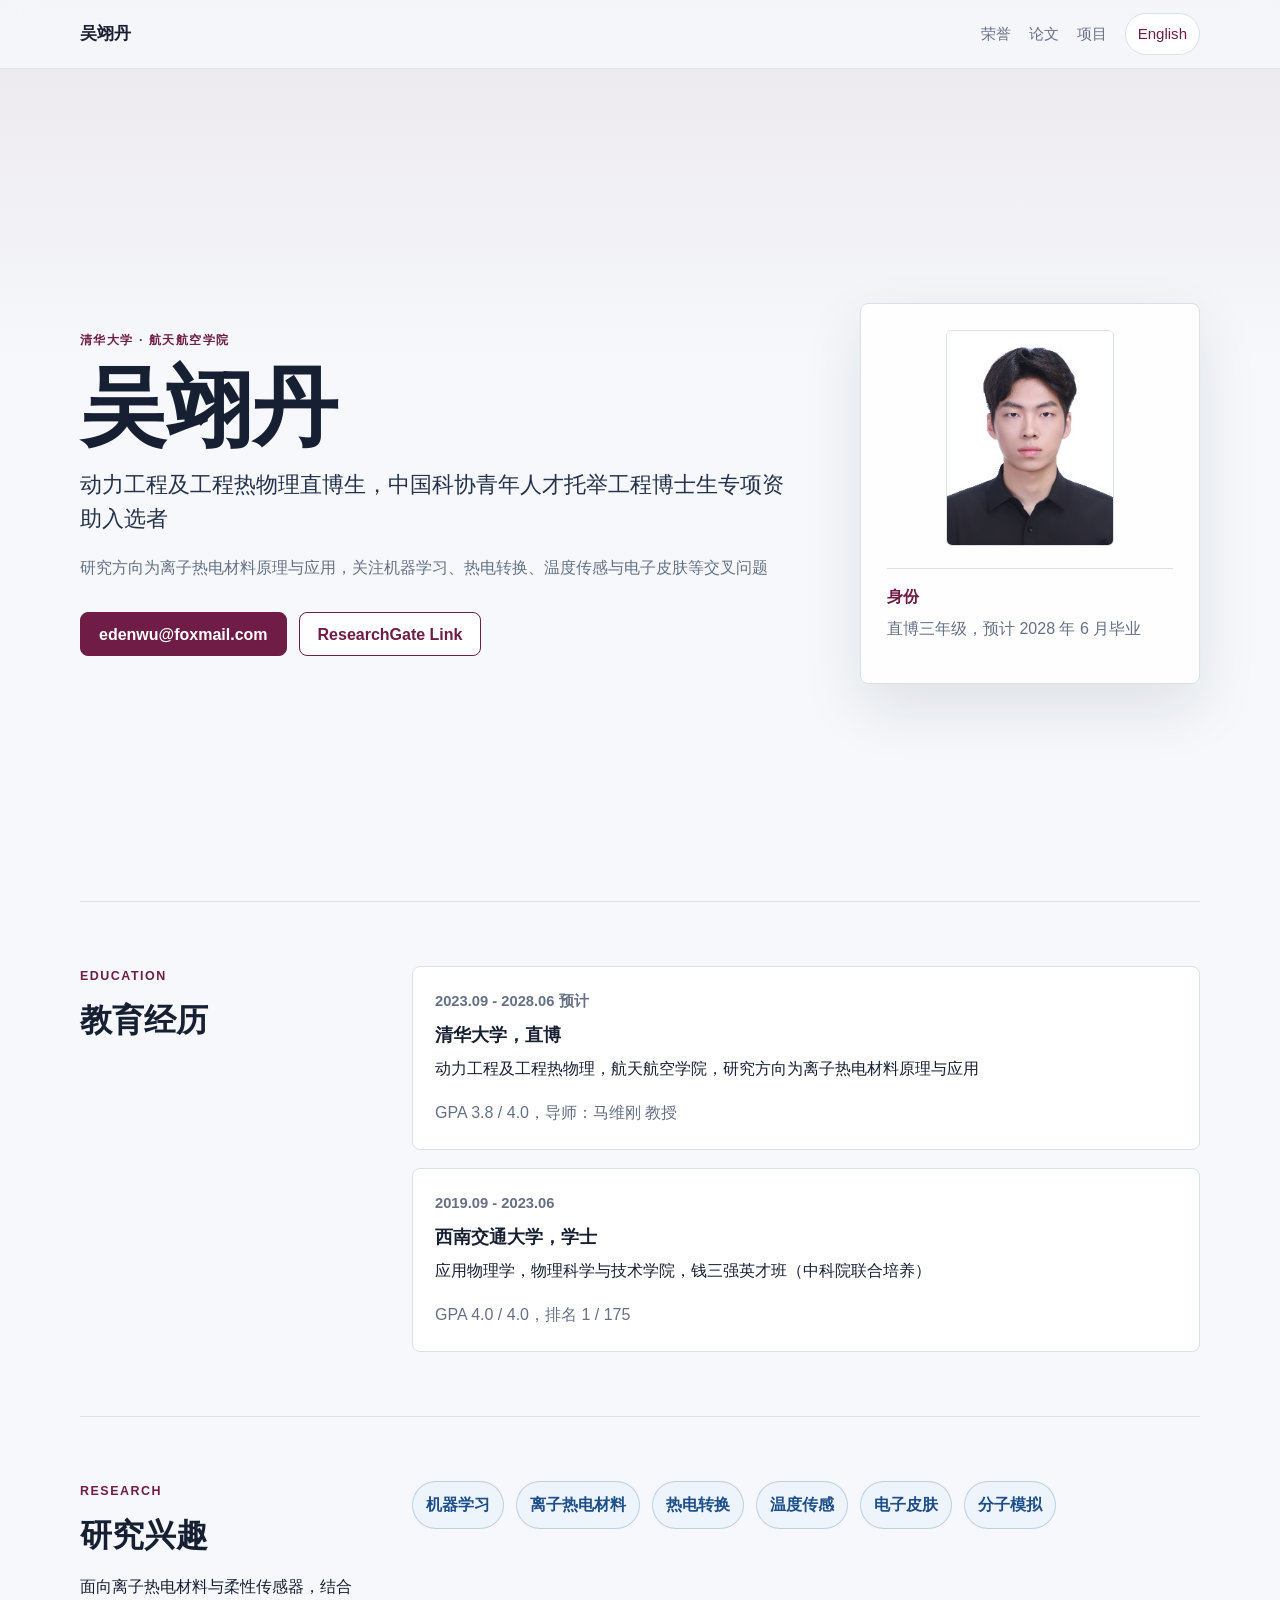
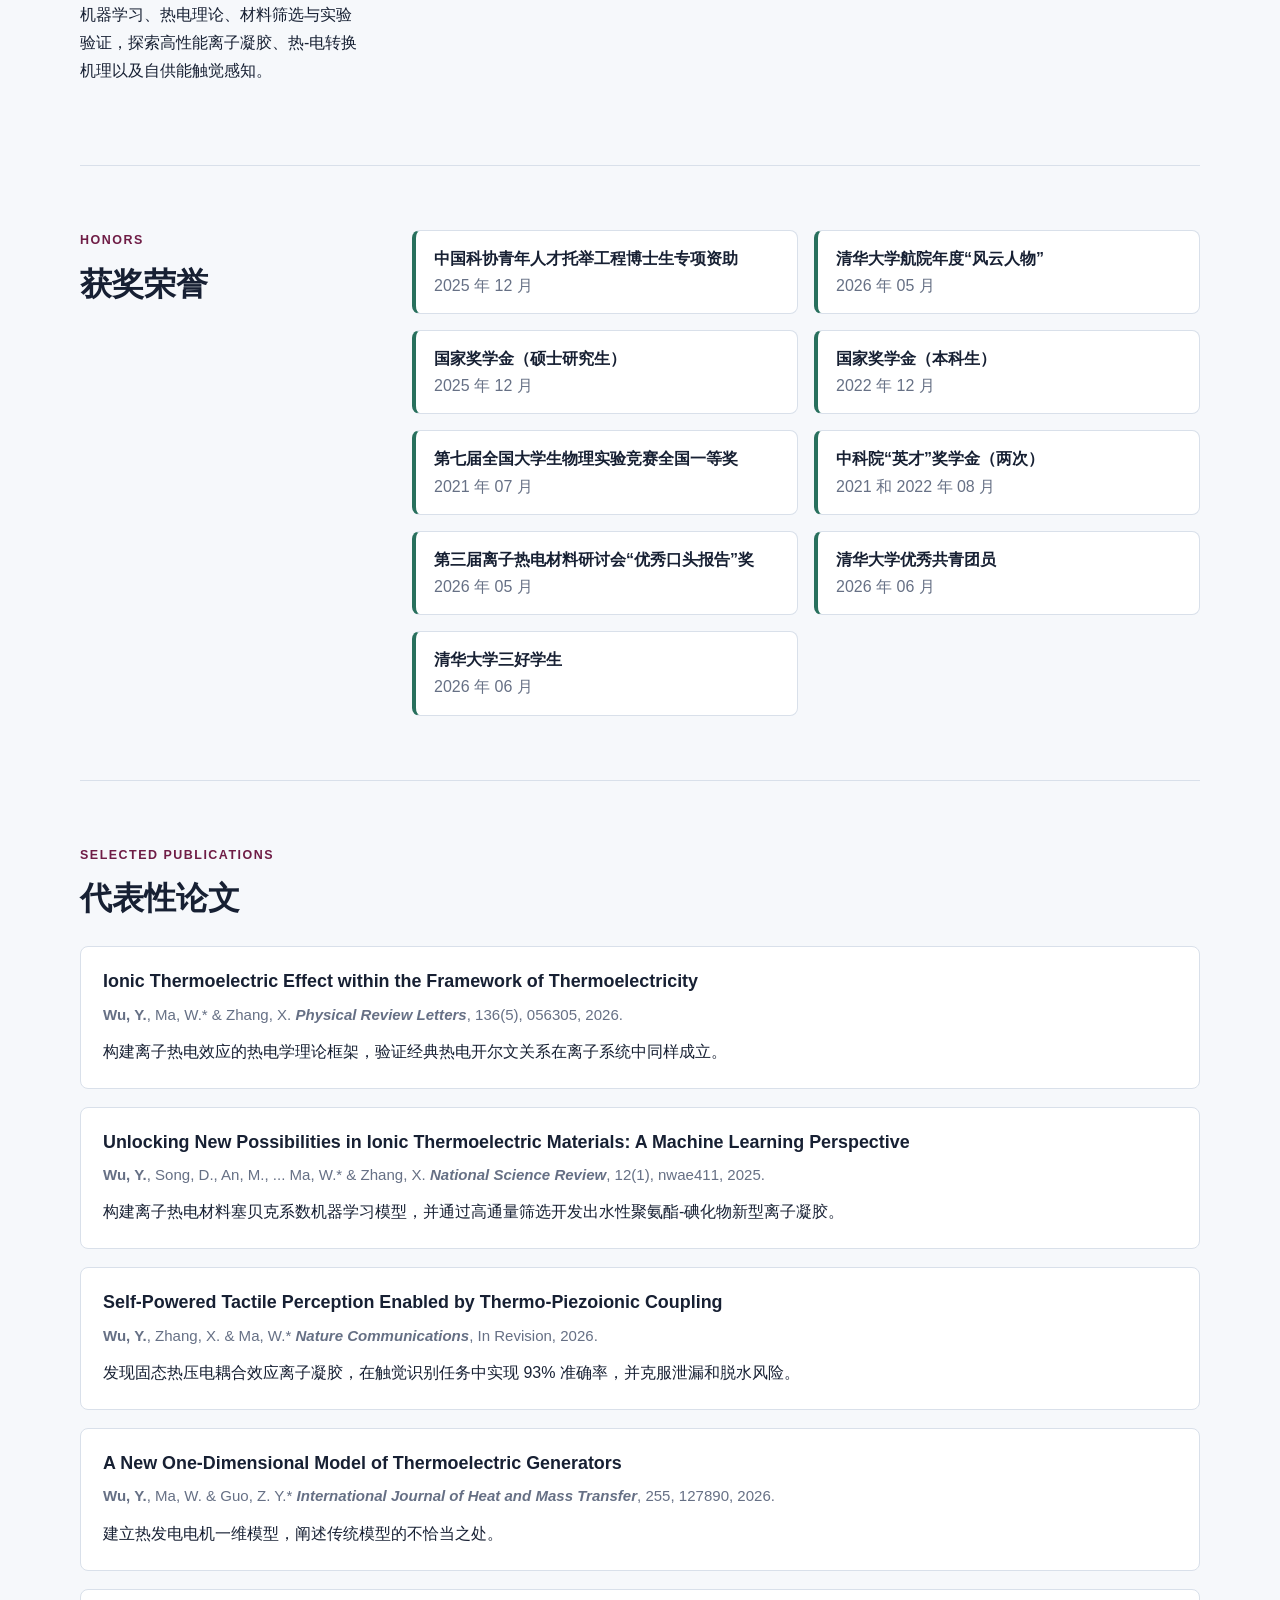
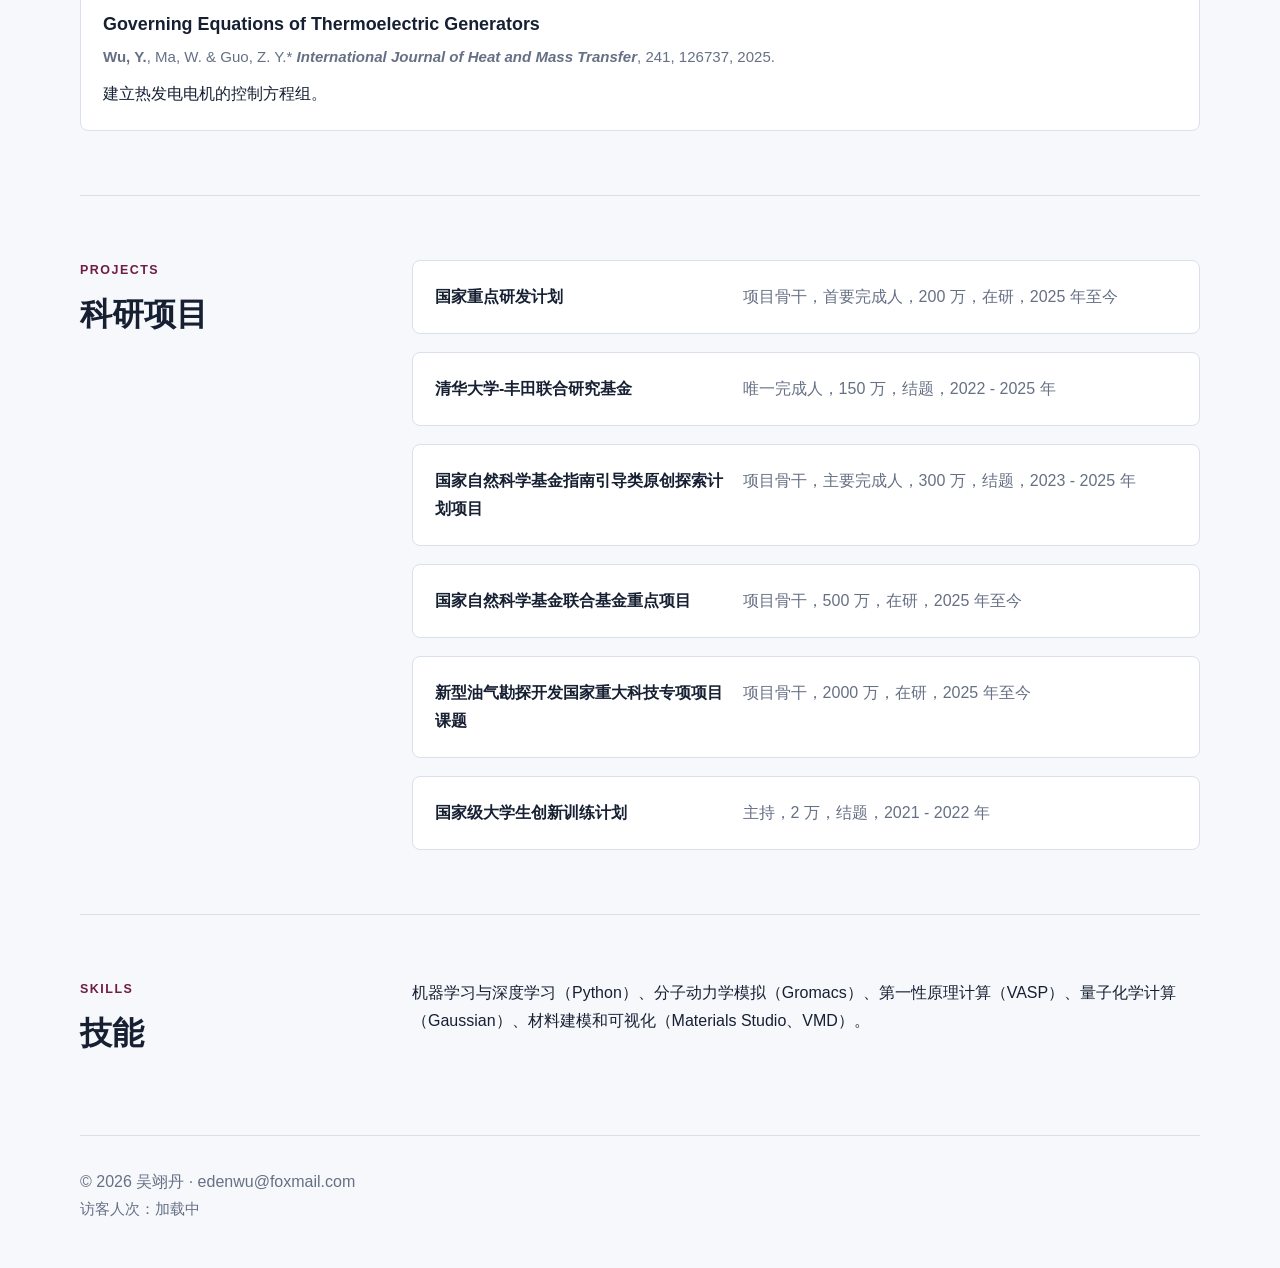
<file: index.html>
<!doctype html>
<html lang="zh-CN">
<head>
  <meta charset="utf-8">
  <meta name="viewport" content="width=device-width, initial-scale=1">
  <meta name="description" content="吴翊丹个人主页，清华大学航天航空学院动力工程及工程热物理直博生。">
  <title>吴翊丹 | 个人主页</title>
  <link rel="stylesheet" href="styles.css">
</head>
<body>
  <header class="site-header">
    <nav class="nav" aria-label="主导航">
      <a class="brand" href="index.html">吴翊丹</a>
      <div class="nav-links">
        <a href="#honors">荣誉</a>
        <a href="#publications">论文</a>
        <a href="#projects">项目</a>
        <a class="language-link" href="en.html" lang="en">English</a>
      </div>
    </nav>
  </header>

  <main>
    <section class="hero">
      <div class="hero-content">
        <p class="eyebrow">清华大学 · 航天航空学院</p>
        <h1>吴翊丹</h1>
        <p class="subtitle">动力工程及工程热物理直博生，中国科协青年人才托举工程博士生专项资助入选者</p>
        <p class="intro">
          研究方向为离子热电材料原理与应用，关注机器学习、热电转换、温度传感与电子皮肤等交叉问题
        </p>
        <div class="hero-actions">
          <a class="button" href="mailto:edenwu@foxmail.com">edenwu@foxmail.com</a>
          <a class="button secondary" href="https://www.researchgate.net/profile/Yidan-Wu-10" target="_blank" rel="noreferrer">ResearchGate Link</a>
        </div>
      </div>
      <aside class="profile-panel" aria-label="个人信息">
        <img class="avatar" src="assets/avatar.jpeg" alt="吴翊丹头像">
        <dl class="profile-list">
          <div>
            <dt>身份</dt>
            <dd>直博三年级，预计 2028 年 6 月毕业</dd>
          </div>
        </dl>
      </aside>
    </section>

    <section class="section grid-section" id="education">
      <div>
        <p class="section-kicker">Education</p>
        <h2>教育经历</h2>
      </div>
      <div class="timeline">
        <article class="timeline-item">
          <div class="time">2023.09 - 2028.06 预计</div>
          <h3>清华大学，直博</h3>
          <p>动力工程及工程热物理，航天航空学院，研究方向为离子热电材料原理与应用</p>
          <p class="muted">GPA 3.8 / 4.0，导师：马维刚 教授</p>
        </article>
        <article class="timeline-item">
          <div class="time">2019.09 - 2023.06</div>
          <h3>西南交通大学，学士</h3>
          <p>应用物理学，物理科学与技术学院，钱三强英才班（中科院联合培养）</p>
          <p class="muted">GPA 4.0 / 4.0，排名 1 / 175</p>
        </article>
      </div>
    </section>

    <section class="section two-column">
      <div>
        <p class="section-kicker">Research</p>
        <h2>研究兴趣</h2>
        <p>
          面向离子热电材料与柔性传感器，结合机器学习、热电理论、材料筛选与实验验证，探索高性能离子凝胶、热-电转换机理以及自供能触觉感知。
        </p>
      </div>
      <div class="keyword-list" aria-label="关键词">
        <span>机器学习</span>
        <span>离子热电材料</span>
        <span>热电转换</span>
        <span>温度传感</span>
        <span>电子皮肤</span>
        <span>分子模拟</span>
      </div>
    </section>

    <section class="section grid-section" id="honors">
      <div>
        <p class="section-kicker">Honors</p>
        <h2>获奖荣誉</h2>
      </div>
      <div class="honor-grid">
        <article><strong>中国科协青年人才托举工程博士生专项资助</strong><span>2025 年 12 月</span></article>
        <article><strong>清华大学航院年度“风云人物”</strong><span>2026 年 05 月</span></article>
        <article><strong>国家奖学金（硕士研究生）</strong><span>2025 年 12 月</span></article>
        <article><strong>国家奖学金（本科生）</strong><span>2022 年 12 月</span></article>
        <article><strong>第七届全国大学生物理实验竞赛全国一等奖</strong><span>2021 年 07 月</span></article>
        <article><strong>中科院“英才”奖学金（两次）</strong><span>2021 和 2022 年 08 月</span></article>
        <article><strong>第三届离子热电材料研讨会“优秀口头报告”奖</strong><span>2026 年 05 月</span></article>
        <article><strong>清华大学优秀共青团员</strong><span>2026 年 06 月</span></article>
        <article><strong>清华大学三好学生</strong><span>2026 年 06 月</span></article>
      </div>
    </section>

    <section class="section" id="publications">
      <div class="section-heading">
        <p class="section-kicker">Selected Publications</p>
        <h2>代表性论文</h2>
      </div>
      <div class="publication-list">
        <article class="publication">
          <h3>Ionic Thermoelectric Effect within the Framework of Thermoelectricity</h3>
          <p class="meta"><strong>Wu, Y.</strong>, Ma, W.* &amp; Zhang, X. <strong><em>Physical Review Letters</em></strong>, 136(5), 056305, 2026.</p>
          <p>构建离子热电效应的热电学理论框架，验证经典热电开尔文关系在离子系统中同样成立。</p>
        </article>
        <article class="publication">
          <h3>Unlocking New Possibilities in Ionic Thermoelectric Materials: A Machine Learning Perspective</h3>
          <p class="meta"><strong>Wu, Y.</strong>, Song, D., An, M., ... Ma, W.* &amp; Zhang, X. <strong><em>National Science Review</em></strong>, 12(1), nwae411, 2025.</p>
          <p>构建离子热电材料塞贝克系数机器学习模型，并通过高通量筛选开发出水性聚氨酯-碘化物新型离子凝胶。</p>
        </article>
        <article class="publication">
          <h3>Self-Powered Tactile Perception Enabled by Thermo-Piezoionic Coupling</h3>
          <p class="meta"><strong>Wu, Y.</strong>, Zhang, X. &amp; Ma, W.* <strong><em>Nature Communications</em></strong>, In Revision, 2026.</p>
          <p>发现固态热压电耦合效应离子凝胶，在触觉识别任务中实现 93% 准确率，并克服泄漏和脱水风险。</p>
        </article>
        <article class="publication">
          <h3>A New One-Dimensional Model of Thermoelectric Generators</h3>
          <p class="meta"><strong>Wu, Y.</strong>, Ma, W. &amp; Guo, Z. Y.* <strong><em>International Journal of Heat and Mass Transfer</em></strong>, 255, 127890, 2026.</p>
          <p>建立热发电电机一维模型，阐述传统模型的不恰当之处。</p>
        </article>
        <article class="publication">
          <h3>Governing Equations of Thermoelectric Generators</h3>
          <p class="meta"><strong>Wu, Y.</strong>, Ma, W. &amp; Guo, Z. Y.* <strong><em>International Journal of Heat and Mass Transfer</em></strong>, 241, 126737, 2025.</p>
          <p>建立热发电电机的控制方程组。</p>
        </article>
      </div>
    </section>

    <section class="section grid-section" id="projects">
      <div>
        <p class="section-kicker">Projects</p>
        <h2>科研项目</h2>
      </div>
      <div class="compact-list">
        <p><strong>国家重点研发计划</strong><span>项目骨干，首要完成人，200 万，在研，2025 年至今</span></p>
        <p><strong>清华大学-丰田联合研究基金</strong><span>唯一完成人，150 万，结题，2022 - 2025 年</span></p>
        <p><strong>国家自然科学基金指南引导类原创探索计划项目</strong><span>项目骨干，主要完成人，300 万，结题，2023 - 2025 年</span></p>
        <p><strong>国家自然科学基金联合基金重点项目</strong><span>项目骨干，500 万，在研，2025 年至今</span></p>
        <p><strong>新型油气勘探开发国家重大科技专项项目课题</strong><span>项目骨干，2000 万，在研，2025 年至今</span></p>
        <p><strong>国家级大学生创新训练计划</strong><span>主持，2 万，结题，2021 - 2022 年</span></p>
      </div>
    </section>

    <section class="section two-column" id="skills">
      <div>
        <p class="section-kicker">Skills</p>
        <h2>技能</h2>
      </div>
      <div>
        <p>机器学习与深度学习（Python）、分子动力学模拟（Gromacs）、第一性原理计算（VASP）、量子化学计算（Gaussian）、材料建模和可视化（Materials Studio、VMD）。</p>
      </div>
    </section>
  </main>

  <footer class="footer">
    <p>© 2026 吴翊丹 · <a href="mailto:edenwu@foxmail.com">edenwu@foxmail.com</a></p>
    <p class="visitor-count">访客人次：<span id="busuanzi_value_site_pv">加载中</span></p>
  </footer>
  <script async src="https://busuanzi.ibruce.info/busuanzi/2.3/busuanzi.pure.mini.js"></script>
</body>
</html>
</file>
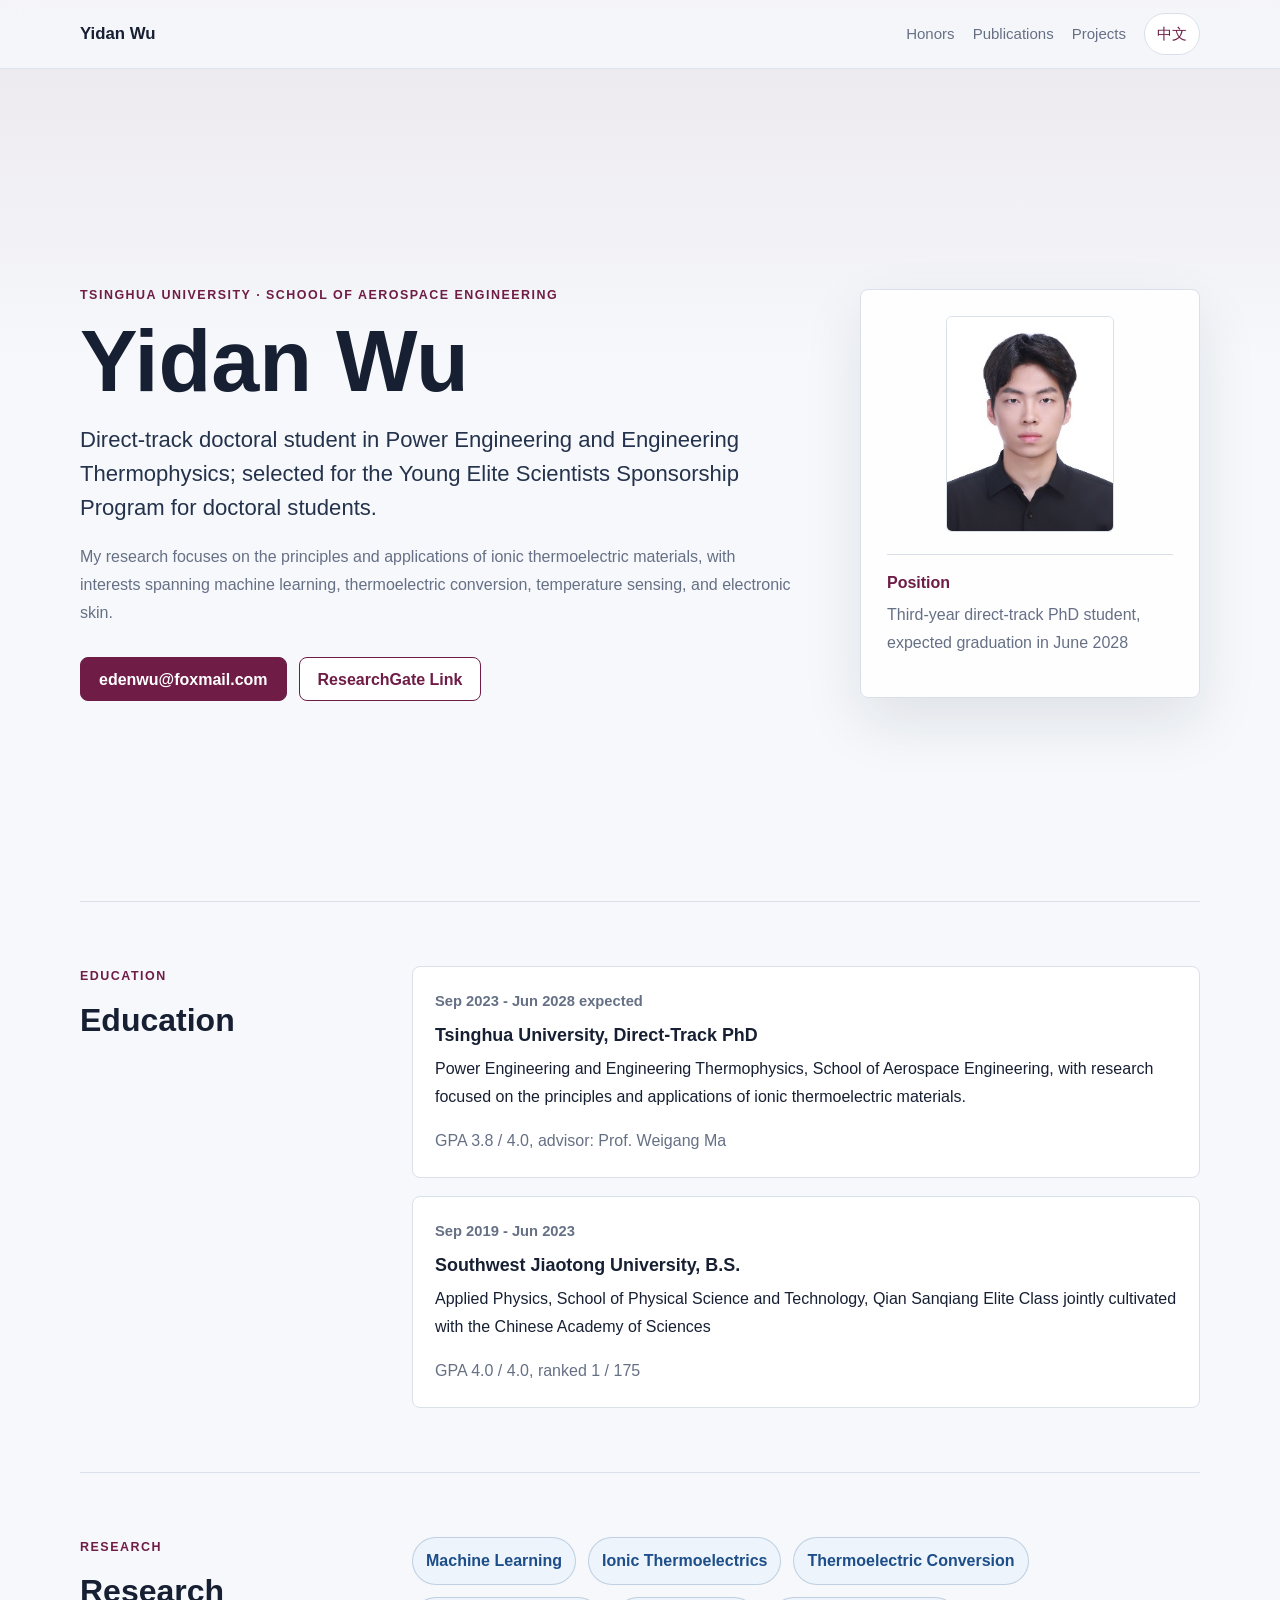
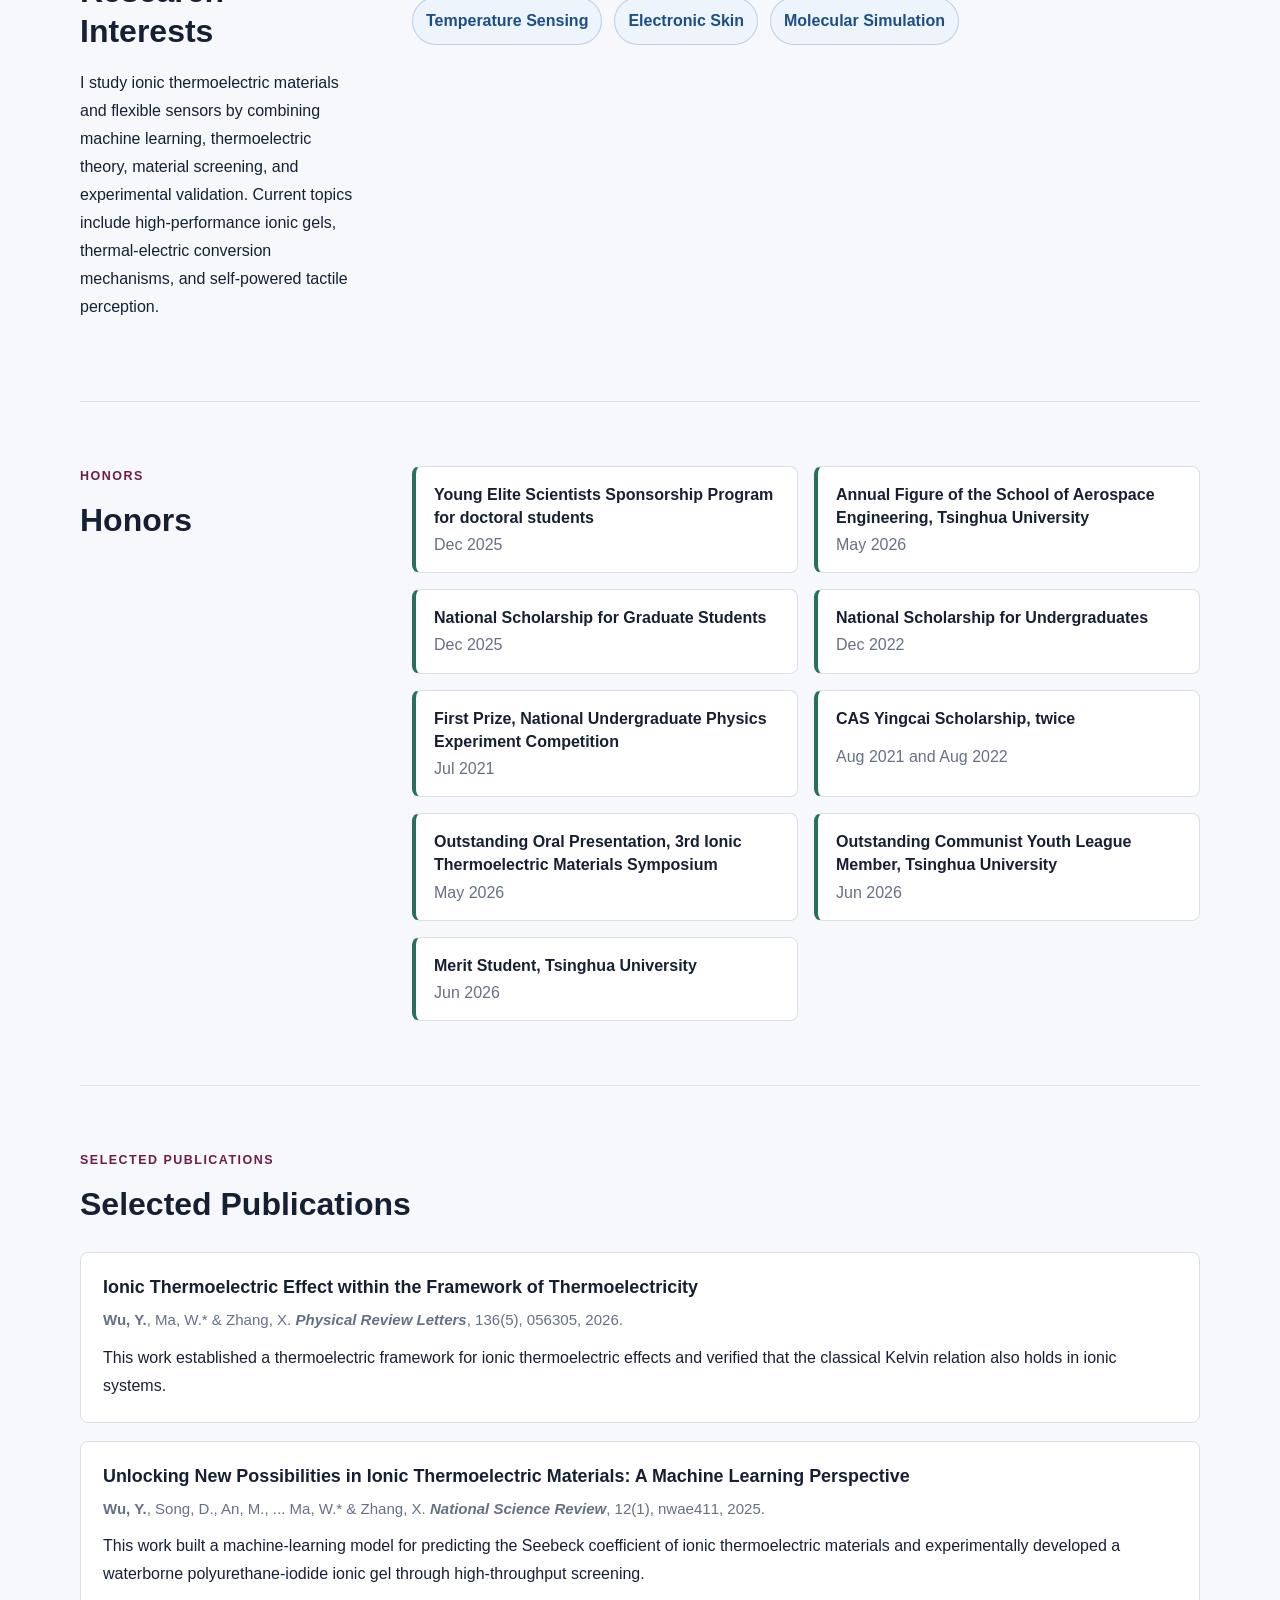
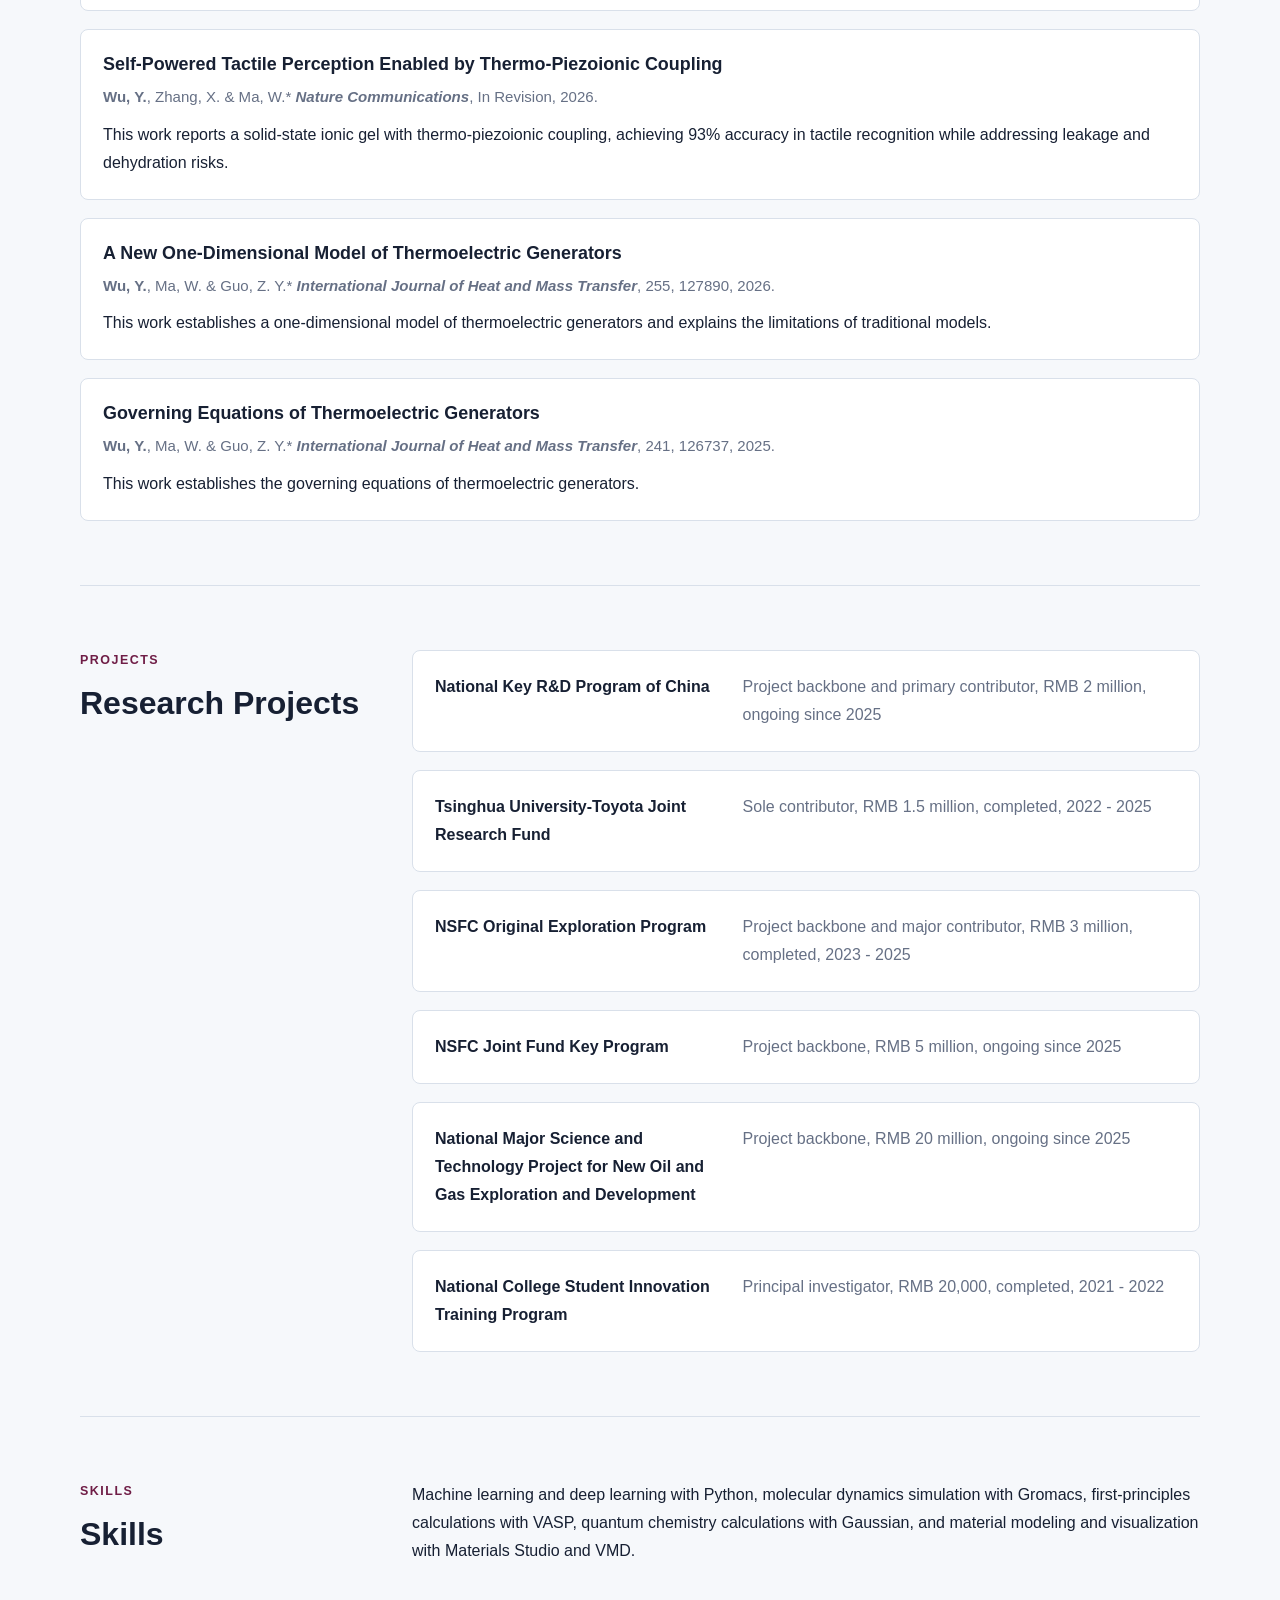
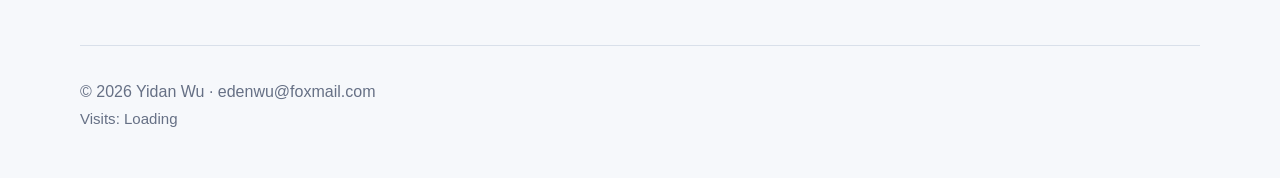
<file: en.html>
<!doctype html>
<html lang="en">
<head>
  <meta charset="utf-8">
  <meta name="viewport" content="width=device-width, initial-scale=1">
  <meta name="description" content="Personal homepage of Yidan Wu, doctoral student at Tsinghua University.">
  <title>Yidan Wu | Personal Homepage</title>
  <link rel="stylesheet" href="styles.css">
</head>
<body>
  <header class="site-header">
    <nav class="nav" aria-label="Main navigation">
      <a class="brand" href="en.html">Yidan Wu</a>
      <div class="nav-links">
        <a href="#honors">Honors</a>
        <a href="#publications">Publications</a>
        <a href="#projects">Projects</a>
        <a class="language-link" href="index.html" lang="zh-CN">中文</a>
      </div>
    </nav>
  </header>

  <main>
    <section class="hero">
      <div class="hero-content">
        <p class="eyebrow">Tsinghua University · School of Aerospace Engineering</p>
        <h1>Yidan Wu</h1>
        <p class="subtitle">Direct-track doctoral student in Power Engineering and Engineering Thermophysics; selected for the Young Elite Scientists Sponsorship Program for doctoral students.</p>
        <p class="intro">
          My research focuses on the principles and applications of ionic thermoelectric materials, with interests spanning machine learning, thermoelectric conversion, temperature sensing, and electronic skin.
        </p>
        <div class="hero-actions">
          <a class="button" href="mailto:edenwu@foxmail.com">edenwu@foxmail.com</a>
          <a class="button secondary" href="https://www.researchgate.net/profile/Yidan-Wu-10" target="_blank" rel="noreferrer">ResearchGate Link</a>
        </div>
      </div>
      <aside class="profile-panel" aria-label="Profile">
        <img class="avatar" src="assets/avatar.jpeg" alt="Portrait of Yidan Wu">
        <dl class="profile-list">
          <div>
            <dt>Position</dt>
            <dd>Third-year direct-track PhD student, expected graduation in June 2028</dd>
          </div>
        </dl>
      </aside>
    </section>

    <section class="section grid-section" id="education">
      <div>
        <p class="section-kicker">Education</p>
        <h2>Education</h2>
      </div>
      <div class="timeline">
        <article class="timeline-item">
          <div class="time">Sep 2023 - Jun 2028 expected</div>
          <h3>Tsinghua University, Direct-Track PhD</h3>
          <p>Power Engineering and Engineering Thermophysics, School of Aerospace Engineering, with research focused on the principles and applications of ionic thermoelectric materials.</p>
          <p class="muted">GPA 3.8 / 4.0, advisor: Prof. Weigang Ma</p>
        </article>
        <article class="timeline-item">
          <div class="time">Sep 2019 - Jun 2023</div>
          <h3>Southwest Jiaotong University, B.S.</h3>
          <p>Applied Physics, School of Physical Science and Technology, Qian Sanqiang Elite Class jointly cultivated with the Chinese Academy of Sciences</p>
          <p class="muted">GPA 4.0 / 4.0, ranked 1 / 175</p>
        </article>
      </div>
    </section>

    <section class="section two-column">
      <div>
        <p class="section-kicker">Research</p>
        <h2>Research Interests</h2>
        <p>
          I study ionic thermoelectric materials and flexible sensors by combining machine learning, thermoelectric theory, material screening, and experimental validation. Current topics include high-performance ionic gels, thermal-electric conversion mechanisms, and self-powered tactile perception.
        </p>
      </div>
      <div class="keyword-list" aria-label="Keywords">
        <span>Machine Learning</span>
        <span>Ionic Thermoelectrics</span>
        <span>Thermoelectric Conversion</span>
        <span>Temperature Sensing</span>
        <span>Electronic Skin</span>
        <span>Molecular Simulation</span>
      </div>
    </section>

    <section class="section grid-section" id="honors">
      <div>
        <p class="section-kicker">Honors</p>
        <h2>Honors</h2>
      </div>
      <div class="honor-grid">
        <article><strong>Young Elite Scientists Sponsorship Program for doctoral students</strong><span>Dec 2025</span></article>
        <article><strong>Annual Figure of the School of Aerospace Engineering, Tsinghua University</strong><span>May 2026</span></article>
        <article><strong>National Scholarship for Graduate Students</strong><span>Dec 2025</span></article>
        <article><strong>National Scholarship for Undergraduates</strong><span>Dec 2022</span></article>
        <article><strong>First Prize, National Undergraduate Physics Experiment Competition</strong><span>Jul 2021</span></article>
        <article><strong>CAS Yingcai Scholarship, twice</strong><span>Aug 2021 and Aug 2022</span></article>
        <article><strong>Outstanding Oral Presentation, 3rd Ionic Thermoelectric Materials Symposium</strong><span>May 2026</span></article>
        <article><strong>Outstanding Communist Youth League Member, Tsinghua University</strong><span>Jun 2026</span></article>
        <article><strong>Merit Student, Tsinghua University</strong><span>Jun 2026</span></article>
      </div>
    </section>

    <section class="section" id="publications">
      <div class="section-heading">
        <p class="section-kicker">Selected Publications</p>
        <h2>Selected Publications</h2>
      </div>
      <div class="publication-list">
        <article class="publication">
          <h3>Ionic Thermoelectric Effect within the Framework of Thermoelectricity</h3>
          <p class="meta"><strong>Wu, Y.</strong>, Ma, W.* &amp; Zhang, X. <strong><em>Physical Review Letters</em></strong>, 136(5), 056305, 2026.</p>
          <p>This work established a thermoelectric framework for ionic thermoelectric effects and verified that the classical Kelvin relation also holds in ionic systems.</p>
        </article>
        <article class="publication">
          <h3>Unlocking New Possibilities in Ionic Thermoelectric Materials: A Machine Learning Perspective</h3>
          <p class="meta"><strong>Wu, Y.</strong>, Song, D., An, M., ... Ma, W.* &amp; Zhang, X. <strong><em>National Science Review</em></strong>, 12(1), nwae411, 2025.</p>
          <p>This work built a machine-learning model for predicting the Seebeck coefficient of ionic thermoelectric materials and experimentally developed a waterborne polyurethane-iodide ionic gel through high-throughput screening.</p>
        </article>
        <article class="publication">
          <h3>Self-Powered Tactile Perception Enabled by Thermo-Piezoionic Coupling</h3>
          <p class="meta"><strong>Wu, Y.</strong>, Zhang, X. &amp; Ma, W.* <strong><em>Nature Communications</em></strong>, In Revision, 2026.</p>
          <p>This work reports a solid-state ionic gel with thermo-piezoionic coupling, achieving 93% accuracy in tactile recognition while addressing leakage and dehydration risks.</p>
        </article>
        <article class="publication">
          <h3>A New One-Dimensional Model of Thermoelectric Generators</h3>
          <p class="meta"><strong>Wu, Y.</strong>, Ma, W. &amp; Guo, Z. Y.* <strong><em>International Journal of Heat and Mass Transfer</em></strong>, 255, 127890, 2026.</p>
          <p>This work establishes a one-dimensional model of thermoelectric generators and explains the limitations of traditional models.</p>
        </article>
        <article class="publication">
          <h3>Governing Equations of Thermoelectric Generators</h3>
          <p class="meta"><strong>Wu, Y.</strong>, Ma, W. &amp; Guo, Z. Y.* <strong><em>International Journal of Heat and Mass Transfer</em></strong>, 241, 126737, 2025.</p>
          <p>This work establishes the governing equations of thermoelectric generators.</p>
        </article>
      </div>
    </section>

    <section class="section grid-section" id="projects">
      <div>
        <p class="section-kicker">Projects</p>
        <h2>Research Projects</h2>
      </div>
      <div class="compact-list">
        <p><strong>National Key R&amp;D Program of China</strong><span>Project backbone and primary contributor, RMB 2 million, ongoing since 2025</span></p>
        <p><strong>Tsinghua University-Toyota Joint Research Fund</strong><span>Sole contributor, RMB 1.5 million, completed, 2022 - 2025</span></p>
        <p><strong>NSFC Original Exploration Program</strong><span>Project backbone and major contributor, RMB 3 million, completed, 2023 - 2025</span></p>
        <p><strong>NSFC Joint Fund Key Program</strong><span>Project backbone, RMB 5 million, ongoing since 2025</span></p>
        <p><strong>National Major Science and Technology Project for New Oil and Gas Exploration and Development</strong><span>Project backbone, RMB 20 million, ongoing since 2025</span></p>
        <p><strong>National College Student Innovation Training Program</strong><span>Principal investigator, RMB 20,000, completed, 2021 - 2022</span></p>
      </div>
    </section>

    <section class="section two-column" id="skills">
      <div>
        <p class="section-kicker">Skills</p>
        <h2>Skills</h2>
      </div>
      <div>
        <p>Machine learning and deep learning with Python, molecular dynamics simulation with Gromacs, first-principles calculations with VASP, quantum chemistry calculations with Gaussian, and material modeling and visualization with Materials Studio and VMD.</p>
      </div>
    </section>
  </main>

  <footer class="footer">
    <p>© 2026 Yidan Wu · <a href="mailto:edenwu@foxmail.com">edenwu@foxmail.com</a></p>
    <p class="visitor-count">Visits: <span id="busuanzi_value_site_pv">Loading</span></p>
  </footer>
  <script async src="https://busuanzi.ibruce.info/busuanzi/2.3/busuanzi.pure.mini.js"></script>
</body>
</html>
</file>
<file: styles.css>
:root {
  --bg: #f6f8fb;
  --paper: #ffffff;
  --ink: #172033;
  --muted: #667085;
  --line: #d9e0ea;
  --accent: #6f1d46;
  --accent-dark: #4d1431;
  --accent-soft: #f3e8ee;
  --blue: #1d4e89;
  --green: #28705d;
  --shadow: 0 24px 60px rgba(23, 32, 51, 0.10);
  font-family: "Segoe UI", "Noto Sans SC", "Microsoft YaHei", Arial, sans-serif;
}

* {
  box-sizing: border-box;
}

html {
  scroll-behavior: smooth;
}

body {
  margin: 0;
  background:
    linear-gradient(180deg, rgba(111, 29, 70, 0.08), rgba(246, 248, 251, 0) 360px),
    var(--bg);
  color: var(--ink);
  font-size: 16px;
  line-height: 1.75;
}

a {
  color: inherit;
  text-decoration: none;
}

a:hover {
  color: var(--accent);
}

.site-header {
  position: sticky;
  top: 0;
  z-index: 10;
  background: rgba(246, 248, 251, 0.88);
  border-bottom: 1px solid rgba(217, 224, 234, 0.8);
  backdrop-filter: blur(16px);
}

.nav {
  width: min(1120px, calc(100% - 40px));
  min-height: 68px;
  margin: 0 auto;
  display: flex;
  align-items: center;
  justify-content: space-between;
  gap: 24px;
}

.brand {
  font-weight: 800;
  font-size: 1.05rem;
  letter-spacing: 0;
}

.nav-links {
  display: flex;
  align-items: center;
  gap: 18px;
  color: var(--muted);
  font-size: 0.94rem;
  white-space: nowrap;
}

.language-link {
  padding: 7px 12px;
  border: 1px solid var(--line);
  border-radius: 999px;
  color: var(--accent);
  background: var(--paper);
}

main {
  width: min(1120px, calc(100% - 40px));
  margin: 0 auto;
}

.hero {
  min-height: calc(100vh - 68px);
  padding: 72px 0 56px;
  display: grid;
  grid-template-columns: minmax(0, 1fr) 340px;
  align-items: center;
  gap: 56px;
}

.eyebrow,
.section-kicker {
  margin: 0 0 12px;
  color: var(--accent);
  font-size: 0.78rem;
  font-weight: 800;
  letter-spacing: 0.12em;
  text-transform: uppercase;
}

h1,
h2,
h3,
p {
  margin-top: 0;
}

h1 {
  margin-bottom: 18px;
  font-size: clamp(3rem, 8vw, 5.4rem);
  line-height: 1;
  letter-spacing: 0;
}

h2 {
  margin-bottom: 18px;
  font-size: 2rem;
  line-height: 1.25;
}

h3 {
  margin-bottom: 8px;
  font-size: 1.12rem;
  line-height: 1.35;
}

.subtitle {
  max-width: 760px;
  margin-bottom: 18px;
  font-size: 1.38rem;
  line-height: 1.55;
  color: #24324b;
}

.intro {
  max-width: 720px;
  color: var(--muted);
}

.hero-actions {
  display: flex;
  flex-wrap: wrap;
  gap: 12px;
  margin-top: 30px;
}

.button {
  display: inline-flex;
  align-items: center;
  justify-content: center;
  min-height: 44px;
  padding: 10px 18px;
  border-radius: 8px;
  border: 1px solid var(--accent);
  background: var(--accent);
  color: #fff;
  font-weight: 700;
  line-height: 1.2;
}

.button:hover {
  color: #fff;
  background: var(--accent-dark);
}

.button.secondary {
  background: var(--paper);
  color: var(--accent);
}

.button.secondary:hover {
  background: var(--accent-soft);
  color: var(--accent-dark);
}

.profile-panel {
  padding: 26px;
  border: 1px solid var(--line);
  border-radius: 8px;
  background: rgba(255, 255, 255, 0.92);
  box-shadow: var(--shadow);
}

.avatar {
  display: block;
  width: 168px;
  height: 216px;
  margin: 0 auto 22px;
  object-fit: cover;
  border-radius: 6px;
  border: 1px solid var(--line);
}

.profile-list {
  margin: 0;
}

.profile-list div {
  padding: 14px 0;
  border-top: 1px solid var(--line);
}

.profile-list dt {
  margin-bottom: 4px;
  color: var(--accent);
  font-weight: 800;
}

.profile-list dd {
  margin: 0;
  color: var(--muted);
}

.section {
  padding: 64px 0;
  border-top: 1px solid var(--line);
}

.grid-section,
.two-column {
  display: grid;
  grid-template-columns: 280px minmax(0, 1fr);
  gap: 52px;
}

.section-heading {
  max-width: 760px;
  margin-bottom: 28px;
}

.timeline,
.publication-list,
.compact-list {
  display: grid;
  gap: 18px;
}

.timeline-item,
.publication,
.compact-list p,
.honor-grid article {
  margin: 0;
  padding: 22px;
  border: 1px solid var(--line);
  border-radius: 8px;
  background: var(--paper);
}

.time,
.meta,
.muted {
  color: var(--muted);
}

.time {
  margin-bottom: 8px;
  font-size: 0.92rem;
  font-weight: 700;
}

.meta {
  margin-bottom: 10px;
  font-size: 0.94rem;
}

.publication p:last-child,
.timeline-item p:last-child,
.compact-list p:last-child,
.honor-grid article:last-child {
  margin-bottom: 0;
}

.keyword-list {
  display: flex;
  flex-wrap: wrap;
  align-content: flex-start;
  gap: 12px;
}

.keyword-list span {
  padding: 9px 13px;
  border: 1px solid rgba(29, 78, 137, 0.22);
  border-radius: 999px;
  background: #edf4fb;
  color: var(--blue);
  font-weight: 700;
}

.compact-list p {
  display: grid;
  grid-template-columns: minmax(180px, 0.8fr) minmax(0, 1.2fr);
  gap: 18px;
}

.compact-list span,
.honor-grid span {
  color: var(--muted);
}

.honor-grid {
  display: grid;
  grid-template-columns: repeat(2, minmax(0, 1fr));
  gap: 16px;
}

.honor-grid article {
  display: grid;
  gap: 4px;
  padding: 16px 18px;
  line-height: 1.45;
  border-left: 4px solid var(--green);
}

.footer {
  width: min(1120px, calc(100% - 40px));
  margin: 0 auto;
  padding: 32px 0 46px;
  color: var(--muted);
  border-top: 1px solid var(--line);
}

.footer p {
  margin: 0;
}

.visitor-count {
  margin-top: 8px;
  font-size: 0.94rem;
}

@media (max-width: 900px) {
  .hero,
  .grid-section,
  .two-column {
    grid-template-columns: 1fr;
  }

  .hero {
    min-height: auto;
    padding-top: 48px;
    gap: 34px;
  }

  .profile-panel {
    max-width: 420px;
  }

  .honor-grid {
    grid-template-columns: 1fr;
  }
}

@media (max-width: 640px) {
  .nav {
    width: min(100% - 28px, 1120px);
    min-height: auto;
    padding: 14px 0;
    align-items: flex-start;
    flex-direction: column;
    gap: 10px;
  }

  .nav-links {
    width: 100%;
    gap: 10px;
    overflow-x: auto;
    padding-bottom: 2px;
  }

  main,
  .footer {
    width: min(100% - 28px, 1120px);
  }

  .hero {
    padding: 36px 0 44px;
  }

  h1 {
    font-size: 3rem;
  }

  h2 {
    font-size: 1.55rem;
  }

  .subtitle {
    font-size: 1.1rem;
  }

  .button {
    width: 100%;
  }

  .profile-panel,
  .timeline-item,
  .publication,
  .compact-list p,
  .honor-grid article {
    padding: 18px;
  }

  .honor-grid article {
    padding: 14px 16px;
  }

  .compact-list p {
    grid-template-columns: 1fr;
    gap: 8px;
  }
}
</file>
